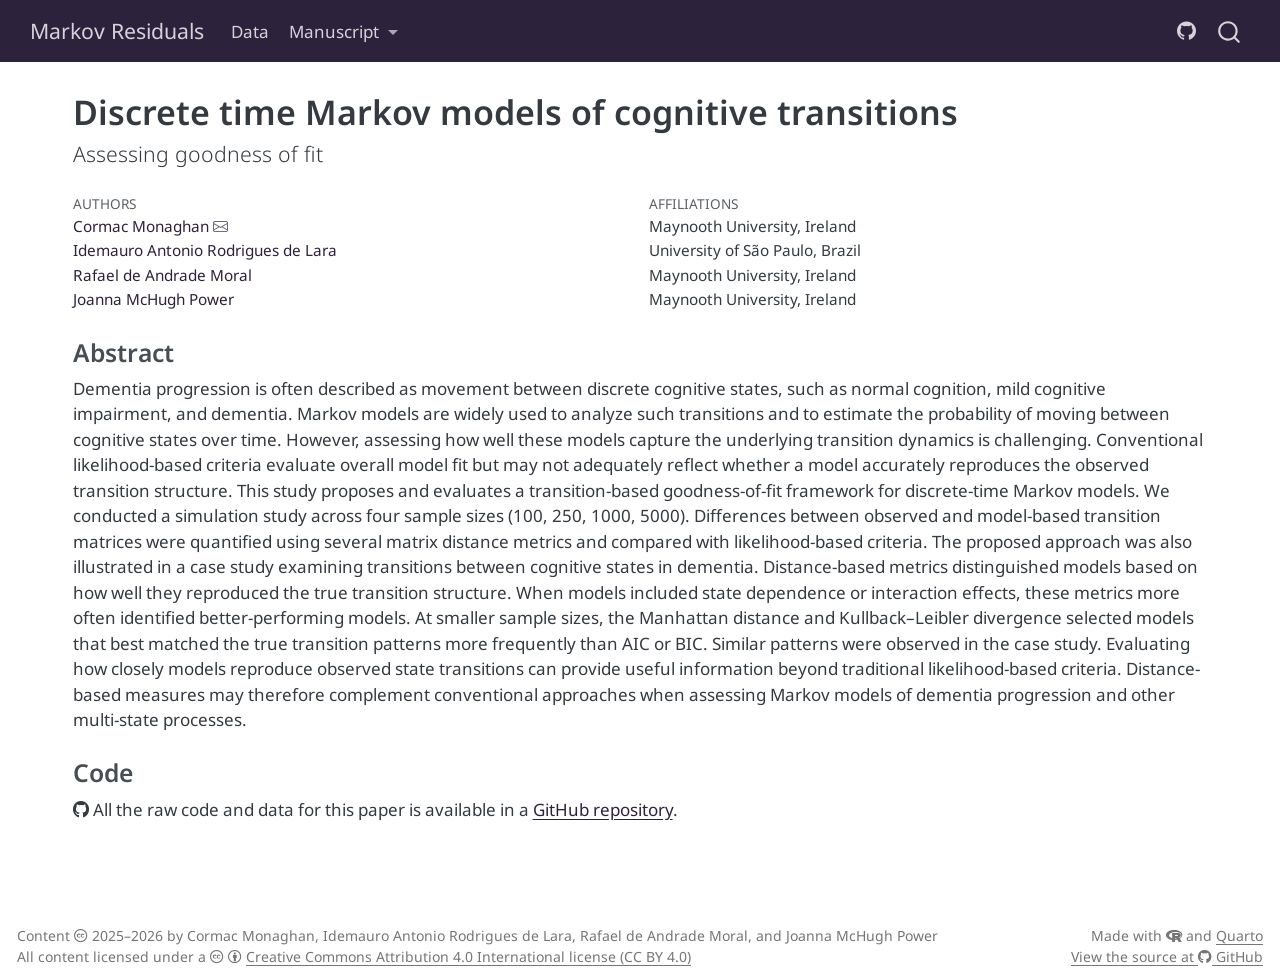
<file: docs/index.html>
<!DOCTYPE html>
<html xmlns="http://www.w3.org/1999/xhtml" lang="en" xml:lang="en"><head>

<meta charset="utf-8">
<meta name="generator" content="quarto-1.9.30">

<meta name="viewport" content="width=device-width, initial-scale=1.0, user-scalable=yes">

<meta name="author" content="Cormac Monaghan">
<meta name="author" content="Idemauro Antonio Rodrigues de Lara">
<meta name="author" content="Rafael de Andrade Moral">
<meta name="author" content="Joanna McHugh Power">

<title>Discrete time Markov models of cognitive transitions – Markov Residuals</title>
<style>
/* Default styles provided by pandoc.
** See https://pandoc.org/MANUAL.html#variables-for-html for config info.
*/
code{white-space: pre-wrap;}
span.smallcaps{font-variant: small-caps;}
div.columns{display: flex; gap: min(4vw, 1.5em);}
div.column{flex: auto; overflow-x: auto;}
div.hanging-indent{margin-left: 1.5em; text-indent: -1.5em;}
ul.task-list{list-style: none;}
ul.task-list li input[type="checkbox"] {
  width: 0.8em;
  margin: 0 0.8em 0.2em -1em; /* quarto-specific, see https://github.com/quarto-dev/quarto-cli/issues/4556 */ 
  vertical-align: middle;
}
</style>


<script src="site_libs/quarto-nav/quarto-nav.js"></script>
<script src="site_libs/clipboard/clipboard.min.js"></script>
<script src="site_libs/quarto-search/autocomplete.umd.js"></script>
<script src="site_libs/quarto-search/fuse.min.js"></script>
<script src="site_libs/quarto-search/quarto-search.js"></script>
<meta name="quarto:offset" content="./">
<script src="site_libs/quarto-html/quarto.js" type="module"></script>
<script src="site_libs/quarto-html/tabsets/tabsets.js" type="module"></script>
<script src="site_libs/quarto-html/popper.min.js"></script>
<script src="site_libs/quarto-html/tippy.umd.min.js"></script>
<script src="site_libs/quarto-html/anchor.min.js"></script>
<link href="site_libs/quarto-html/tippy.css" rel="stylesheet">
<link href="site_libs/quarto-html/quarto-syntax-highlighting-d8b1f9605cdda7c1d013916fe2302b30.css" rel="stylesheet" id="quarto-text-highlighting-styles">
<script src="site_libs/bootstrap/bootstrap.min.js"></script>
<link href="site_libs/bootstrap/bootstrap-icons.css" rel="stylesheet">
<link href="site_libs/bootstrap/bootstrap-f8b59b6fb6d3e7420e7dad33e9927239.min.css" rel="stylesheet" append-hash="true" id="quarto-bootstrap" data-mode="light">
<link href="site_libs/quarto-contrib/fontawesome6-6.7.2/all.min.css" rel="stylesheet">
<link href="site_libs/quarto-contrib/fontawesome6-6.7.2/latex-fontsize.css" rel="stylesheet">
<script id="quarto-search-options" type="application/json">{
  "location": "navbar",
  "copy-button": false,
  "collapse-after": 3,
  "panel-placement": "end",
  "type": "overlay",
  "limit": 50,
  "keyboard-shortcut": [
    "f",
    "/",
    "s"
  ],
  "show-item-context": false,
  "language": {
    "search-no-results-text": "No results",
    "search-matching-documents-text": "matching documents",
    "search-copy-link-title": "Copy link to search",
    "search-hide-matches-text": "Hide additional matches",
    "search-more-match-text": "more match in this document",
    "search-more-matches-text": "more matches in this document",
    "search-clear-button-title": "Clear",
    "search-text-placeholder": "",
    "search-detached-cancel-button-title": "Cancel",
    "search-submit-button-title": "Submit",
    "search-label": "Search"
  }
}</script>


</head>

<body class="nav-fixed quarto-light">

<div id="quarto-search-results"></div>
  <header id="quarto-header" class="headroom fixed-top">
    <nav class="navbar navbar-expand-lg " data-bs-theme="dark">
      <div class="navbar-container container-fluid">
      <div class="navbar-brand-container mx-auto">
    <a class="navbar-brand" href="./index.html">
    <span class="navbar-title">Markov Residuals</span>
    </a>
  </div>
            <div id="quarto-search" class="" title="Search"></div>
          <button class="navbar-toggler" type="button" data-bs-toggle="collapse" data-bs-target="#navbarCollapse" aria-controls="navbarCollapse" role="menu" aria-expanded="false" aria-label="Toggle navigation" onclick="if (window.quartoToggleHeadroom) { window.quartoToggleHeadroom(); }">
  <span class="navbar-toggler-icon"></span>
</button>
          <div class="collapse navbar-collapse" id="navbarCollapse">
            <ul class="navbar-nav navbar-nav-scroll me-auto">
  <li class="nav-item">
    <a class="nav-link" href="./simulation/dataset.html"> 
<span class="menu-text">Data</span></a>
  </li>  
  <li class="nav-item dropdown ">
    <a class="nav-link dropdown-toggle" href="#" id="nav-menu-manuscript" role="link" data-bs-toggle="dropdown" aria-expanded="false">
 <span class="menu-text">Manuscript</span>
    </a>
    <ul class="dropdown-menu" aria-labelledby="nav-menu-manuscript">    
        <li>
    <a class="dropdown-item" href="./simulation/paper.html">
 <span class="dropdown-text">Manuscript</span></a>
  </li>  
        <li>
    <a class="dropdown-item" href="./simulation/appendix.html">
 <span class="dropdown-text">Appendix</span></a>
  </li>  
    </ul>
  </li>
</ul>
            <ul class="navbar-nav navbar-nav-scroll ms-auto">
  <li class="nav-item compact">
    <a class="nav-link" href="https://github.com/C-Monaghan/hopeful-hornet"> <i class="bi bi-github" role="img" aria-label="github">
</i> 
<span class="menu-text"></span></a>
  </li>  
</ul>
          </div> <!-- /navcollapse -->
            <div class="quarto-navbar-tools">
</div>
      </div> <!-- /container-fluid -->
    </nav>
</header>
<!-- content -->
<div id="quarto-content" class="quarto-container page-columns page-rows-contents page-layout-full page-navbar">
<!-- sidebar -->
<!-- margin-sidebar -->
    
<!-- main -->
<main class="content column-page" id="quarto-document-content">

<header id="title-block-header" class="quarto-title-block default">
<div class="quarto-title">
<h1 class="title">Discrete time Markov models of cognitive transitions</h1>
<p class="subtitle lead">Assessing goodness of fit</p>
</div>


<div class="quarto-title-meta-author column-page">
  <div class="quarto-title-meta-heading">Authors</div>
  <div class="quarto-title-meta-heading">Affiliations</div>
  
    <div class="quarto-title-meta-contents">
    <p class="author"><a href="https://c-monaghan.github.io/">Cormac Monaghan</a> <a href="mailto:cormacmonaghan@protonmail.com" class="quarto-title-author-email"><i class="bi bi-envelope"></i></a> </p>
  </div>
  <div class="quarto-title-meta-contents">
        <p class="affiliation">
            Maynooth University, Ireland
          </p>
      </div>
    <div class="quarto-title-meta-contents">
    <p class="author"><a href="https://scholar.google.com/citations?user=-f0hcJYAAAAJ&amp;hl=pt-BR">Idemauro Antonio Rodrigues de Lara</a> </p>
  </div>
  <div class="quarto-title-meta-contents">
        <p class="affiliation">
            University of São Paulo, Brazil
          </p>
      </div>
    <div class="quarto-title-meta-contents">
    <p class="author"><a href="https://rafamoral.github.io/">Rafael de Andrade Moral</a> </p>
  </div>
  <div class="quarto-title-meta-contents">
        <p class="affiliation">
            Maynooth University, Ireland
          </p>
      </div>
    <div class="quarto-title-meta-contents">
    <p class="author"><a href="https://www.maynoothuniversity.ie/people/joanna-mchugh-power">Joanna McHugh Power</a> </p>
  </div>
  <div class="quarto-title-meta-contents">
        <p class="affiliation">
            Maynooth University, Ireland
          </p>
      </div>
  </div>

<div class="quarto-title-meta column-page">

      
  
    
  </div>
  


</header>


<section id="abstract" class="level3">
<h3 class="anchored" data-anchor-id="abstract">Abstract</h3>
<p>Dementia progression is often described as movement between discrete cognitive states, such as normal cognition, mild cognitive impairment, and dementia. Markov models are widely used to analyze such transitions and to estimate the probability of moving between cognitive states over time. However, assessing how well these models capture the underlying transition dynamics is challenging. Conventional likelihood-based criteria evaluate overall model fit but may not adequately reflect whether a model accurately reproduces the observed transition structure. This study proposes and evaluates a transition-based goodness-of-fit framework for discrete-time Markov models. We conducted a simulation study across four sample sizes (100, 250, 1000, 5000). Differences between observed and model-based transition matrices were quantified using several matrix distance metrics and compared with likelihood-based criteria. The proposed approach was also illustrated in a case study examining transitions between cognitive states in dementia. Distance-based metrics distinguished models based on how well they reproduced the true transition structure. When models included state dependence or interaction effects, these metrics more often identified better-performing models. At smaller sample sizes, the Manhattan distance and Kullback–Leibler divergence selected models that best matched the true transition patterns more frequently than AIC or BIC. Similar patterns were observed in the case study. Evaluating how closely models reproduce observed state transitions can provide useful information beyond traditional likelihood-based criteria. Distance-based measures may therefore complement conventional approaches when assessing Markov models of dementia progression and other multi-state processes.</p>
</section>
<section id="code" class="level3">
<h3 class="anchored" data-anchor-id="code">Code</h3>
<p><i class="fa-brands fa-github" aria-label="github"></i> All the raw code and data for this paper is available in a <a href="https://github.com/C-Monaghan/crisp-clam">GitHub repository</a>.</p>


</section>

</main> <!-- /main -->
<script id="quarto-html-after-body" type="application/javascript">
  window.document.addEventListener("DOMContentLoaded", function (event) {
    const icon = "";
    const anchorJS = new window.AnchorJS();
    anchorJS.options = {
      placement: 'right',
      icon: icon
    };
    anchorJS.add('.anchored');
    const isCodeAnnotation = (el) => {
      for (const clz of el.classList) {
        if (clz.startsWith('code-annotation-')) {                     
          return true;
        }
      }
      return false;
    }
    const onCopySuccess = function(e) {
      // button target
      const button = e.trigger;
      // don't keep focus
      button.blur();
      // flash "checked"
      button.classList.add('code-copy-button-checked');
      var currentTitle = button.getAttribute("title");
      button.setAttribute("title", "Copied!");
      let tooltip;
      if (window.bootstrap) {
        button.setAttribute("data-bs-toggle", "tooltip");
        button.setAttribute("data-bs-placement", "left");
        button.setAttribute("data-bs-title", "Copied!");
        tooltip = new bootstrap.Tooltip(button, 
          { trigger: "manual", 
            customClass: "code-copy-button-tooltip",
            offset: [0, -8]});
        tooltip.show();    
      }
      setTimeout(function() {
        if (tooltip) {
          tooltip.hide();
          button.removeAttribute("data-bs-title");
          button.removeAttribute("data-bs-toggle");
          button.removeAttribute("data-bs-placement");
        }
        button.setAttribute("title", currentTitle);
        button.classList.remove('code-copy-button-checked');
      }, 1000);
      // clear code selection
      e.clearSelection();
    }
    const getTextToCopy = function(trigger) {
      const outerScaffold = trigger.parentElement.cloneNode(true);
      const codeEl = outerScaffold.querySelector('code');
      for (const childEl of codeEl.children) {
        if (isCodeAnnotation(childEl)) {
          childEl.remove();
        }
      }
      return codeEl.innerText;
    }
    const clipboard = new window.ClipboardJS('.code-copy-button:not([data-in-quarto-modal])', {
      text: getTextToCopy
    });
    clipboard.on('success', onCopySuccess);
    if (window.document.getElementById('quarto-embedded-source-code-modal')) {
      const clipboardModal = new window.ClipboardJS('.code-copy-button[data-in-quarto-modal]', {
        text: getTextToCopy,
        container: window.document.getElementById('quarto-embedded-source-code-modal')
      });
      clipboardModal.on('success', onCopySuccess);
    }
      var localhostRegex = new RegExp(/^(?:http|https):\/\/localhost\:?[0-9]*\//);
      var mailtoRegex = new RegExp(/^mailto:/);
        var filterRegex = new RegExp('/' + window.location.host + '/');
      var isInternal = (href) => {
          return filterRegex.test(href) || localhostRegex.test(href) || mailtoRegex.test(href);
      }
      // Inspect non-navigation links and adorn them if external
     var links = window.document.querySelectorAll('a[href]:not(.nav-link):not(.navbar-brand):not(.toc-action):not(.sidebar-link):not(.sidebar-item-toggle):not(.pagination-link):not(.no-external):not([aria-hidden]):not(.dropdown-item):not(.quarto-navigation-tool):not(.about-link)');
      for (var i=0; i<links.length; i++) {
        const link = links[i];
        if (!isInternal(link.href)) {
          // undo the damage that might have been done by quarto-nav.js in the case of
          // links that we want to consider external
          if (link.dataset.originalHref !== undefined) {
            link.href = link.dataset.originalHref;
          }
        }
      }
    function tippyHover(el, contentFn, onTriggerFn, onUntriggerFn) {
      const config = {
        allowHTML: true,
        maxWidth: 500,
        delay: 100,
        arrow: false,
        appendTo: function(el) {
            return el.parentElement;
        },
        interactive: true,
        interactiveBorder: 10,
        theme: 'quarto',
        placement: 'bottom-start',
      };
      if (contentFn) {
        config.content = contentFn;
      }
      if (onTriggerFn) {
        config.onTrigger = onTriggerFn;
      }
      if (onUntriggerFn) {
        config.onUntrigger = onUntriggerFn;
      }
      window.tippy(el, config); 
    }
    const noterefs = window.document.querySelectorAll('a[role="doc-noteref"]');
    for (var i=0; i<noterefs.length; i++) {
      const ref = noterefs[i];
      tippyHover(ref, function() {
        // use id or data attribute instead here
        let href = ref.getAttribute('data-footnote-href') || ref.getAttribute('href');
        try { href = new URL(href).hash; } catch {}
        const id = href.replace(/^#\/?/, "");
        const note = window.document.getElementById(id);
        if (note) {
          return note.innerHTML;
        } else {
          return "";
        }
      });
    }
    const xrefs = window.document.querySelectorAll('a.quarto-xref');
    const processXRef = (id, note) => {
      // Strip column container classes
      const stripColumnClz = (el) => {
        el.classList.remove("page-full", "page-columns");
        if (el.children) {
          for (const child of el.children) {
            stripColumnClz(child);
          }
        }
      }
      stripColumnClz(note)
      if (id === null || id.startsWith('sec-')) {
        // Special case sections, only their first couple elements
        const container = document.createElement("div");
        if (note.children && note.children.length > 2) {
          container.appendChild(note.children[0].cloneNode(true));
          for (let i = 1; i < note.children.length; i++) {
            const child = note.children[i];
            if (child.tagName === "P" && child.innerText === "") {
              continue;
            } else {
              container.appendChild(child.cloneNode(true));
              break;
            }
          }
          if (window.Quarto?.typesetMath) {
            window.Quarto.typesetMath(container);
          }
          return container.innerHTML
        } else {
          if (window.Quarto?.typesetMath) {
            window.Quarto.typesetMath(note);
          }
          return note.innerHTML;
        }
      } else {
        // Remove any anchor links if they are present
        const anchorLink = note.querySelector('a.anchorjs-link');
        if (anchorLink) {
          anchorLink.remove();
        }
        if (window.Quarto?.typesetMath) {
          window.Quarto.typesetMath(note);
        }
        if (note.classList.contains("callout")) {
          return note.outerHTML;
        } else {
          return note.innerHTML;
        }
      }
    }
    for (var i=0; i<xrefs.length; i++) {
      const xref = xrefs[i];
      tippyHover(xref, undefined, function(instance) {
        instance.disable();
        let url = xref.getAttribute('href');
        let hash = undefined; 
        if (url.startsWith('#')) {
          hash = url;
        } else {
          try { hash = new URL(url).hash; } catch {}
        }
        if (hash) {
          const id = hash.replace(/^#\/?/, "");
          const note = window.document.getElementById(id);
          if (note !== null) {
            try {
              const html = processXRef(id, note.cloneNode(true));
              instance.setContent(html);
            } finally {
              instance.enable();
              instance.show();
            }
          } else {
            // See if we can fetch this
            fetch(url.split('#')[0])
            .then(res => res.text())
            .then(html => {
              const parser = new DOMParser();
              const htmlDoc = parser.parseFromString(html, "text/html");
              const note = htmlDoc.getElementById(id);
              if (note !== null) {
                const html = processXRef(id, note);
                instance.setContent(html);
              } 
            }).finally(() => {
              instance.enable();
              instance.show();
            });
          }
        } else {
          // See if we can fetch a full url (with no hash to target)
          // This is a special case and we should probably do some content thinning / targeting
          fetch(url)
          .then(res => res.text())
          .then(html => {
            const parser = new DOMParser();
            const htmlDoc = parser.parseFromString(html, "text/html");
            const note = htmlDoc.querySelector('main.content');
            if (note !== null) {
              // This should only happen for chapter cross references
              // (since there is no id in the URL)
              // remove the first header
              if (note.children.length > 0 && note.children[0].tagName === "HEADER") {
                note.children[0].remove();
              }
              const html = processXRef(null, note);
              instance.setContent(html);
            } 
          }).finally(() => {
            instance.enable();
            instance.show();
          });
        }
      }, function(instance) {
      });
    }
        let selectedAnnoteEl;
        const selectorForAnnotation = ( cell, annotation) => {
          let cellAttr = 'data-code-cell="' + cell + '"';
          let lineAttr = 'data-code-annotation="' +  annotation + '"';
          const selector = 'span[' + cellAttr + '][' + lineAttr + ']';
          return selector;
        }
        const selectCodeLines = (annoteEl) => {
          const doc = window.document;
          const targetCell = annoteEl.getAttribute("data-target-cell");
          const targetAnnotation = annoteEl.getAttribute("data-target-annotation");
          const annoteSpan = window.document.querySelector(selectorForAnnotation(targetCell, targetAnnotation));
          const lines = annoteSpan.getAttribute("data-code-lines").split(",");
          const lineIds = lines.map((line) => {
            return targetCell + "-" + line;
          })
          let top = null;
          let height = null;
          let parent = null;
          if (lineIds.length > 0) {
              //compute the position of the single el (top and bottom and make a div)
              const el = window.document.getElementById(lineIds[0]);
              top = el.offsetTop;
              height = el.offsetHeight;
              parent = el.parentElement.parentElement;
            if (lineIds.length > 1) {
              const lastEl = window.document.getElementById(lineIds[lineIds.length - 1]);
              const bottom = lastEl.offsetTop + lastEl.offsetHeight;
              height = bottom - top;
            }
            if (top !== null && height !== null && parent !== null) {
              // cook up a div (if necessary) and position it 
              let div = window.document.getElementById("code-annotation-line-highlight");
              if (div === null) {
                div = window.document.createElement("div");
                div.setAttribute("id", "code-annotation-line-highlight");
                div.style.position = 'absolute';
                parent.appendChild(div);
              }
              div.style.top = top - 2 + "px";
              div.style.height = height + 4 + "px";
              div.style.left = 0;
              let gutterDiv = window.document.getElementById("code-annotation-line-highlight-gutter");
              if (gutterDiv === null) {
                gutterDiv = window.document.createElement("div");
                gutterDiv.setAttribute("id", "code-annotation-line-highlight-gutter");
                gutterDiv.style.position = 'absolute';
                const codeCell = window.document.getElementById(targetCell);
                const gutter = codeCell.querySelector('.code-annotation-gutter');
                gutter.appendChild(gutterDiv);
              }
              gutterDiv.style.top = top - 2 + "px";
              gutterDiv.style.height = height + 4 + "px";
            }
            selectedAnnoteEl = annoteEl;
          }
        };
        const unselectCodeLines = () => {
          const elementsIds = ["code-annotation-line-highlight", "code-annotation-line-highlight-gutter"];
          elementsIds.forEach((elId) => {
            const div = window.document.getElementById(elId);
            if (div) {
              div.remove();
            }
          });
          selectedAnnoteEl = undefined;
        };
          // Handle positioning of the toggle
      window.addEventListener(
        "resize",
        throttle(() => {
          elRect = undefined;
          if (selectedAnnoteEl) {
            selectCodeLines(selectedAnnoteEl);
          }
        }, 10)
      );
      function throttle(fn, ms) {
      let throttle = false;
      let timer;
        return (...args) => {
          if(!throttle) { // first call gets through
              fn.apply(this, args);
              throttle = true;
          } else { // all the others get throttled
              if(timer) clearTimeout(timer); // cancel #2
              timer = setTimeout(() => {
                fn.apply(this, args);
                timer = throttle = false;
              }, ms);
          }
        };
      }
        // Attach click handler to the DT
        const annoteDls = window.document.querySelectorAll('dt[data-target-cell]');
        for (const annoteDlNode of annoteDls) {
          annoteDlNode.addEventListener('click', (event) => {
            const clickedEl = event.target;
            if (clickedEl !== selectedAnnoteEl) {
              unselectCodeLines();
              const activeEl = window.document.querySelector('dt[data-target-cell].code-annotation-active');
              if (activeEl) {
                activeEl.classList.remove('code-annotation-active');
              }
              selectCodeLines(clickedEl);
              clickedEl.classList.add('code-annotation-active');
            } else {
              // Unselect the line
              unselectCodeLines();
              clickedEl.classList.remove('code-annotation-active');
            }
          });
        }
    const findCites = (el) => {
      const parentEl = el.parentElement;
      if (parentEl) {
        const cites = parentEl.dataset.cites;
        if (cites) {
          return {
            el,
            cites: cites.split(' ')
          };
        } else {
          return findCites(el.parentElement)
        }
      } else {
        return undefined;
      }
    };
    var bibliorefs = window.document.querySelectorAll('a[role="doc-biblioref"]');
    for (var i=0; i<bibliorefs.length; i++) {
      const ref = bibliorefs[i];
      const citeInfo = findCites(ref);
      if (citeInfo) {
        tippyHover(citeInfo.el, function() {
          var popup = window.document.createElement('div');
          citeInfo.cites.forEach(function(cite) {
            var citeDiv = window.document.createElement('div');
            citeDiv.classList.add('hanging-indent');
            citeDiv.classList.add('csl-entry');
            var biblioDiv = window.document.getElementById('ref-' + cite);
            if (biblioDiv) {
              citeDiv.innerHTML = biblioDiv.innerHTML;
            }
            popup.appendChild(citeDiv);
          });
          return popup.innerHTML;
        });
      }
    }
  });
  </script>
</div> <!-- /content -->
<footer class="footer">
  <div class="nav-footer">
    <div class="nav-footer-left">
<p>Content <i class="fa-brands fa-creative-commons" aria-label="creative-commons"></i> 2025–2026 by Cormac Monaghan, Idemauro Antonio Rodrigues de Lara, Rafael de Andrade Moral, and Joanna McHugh Power<br> All content licensed under a <i class="fa-brands fa-creative-commons" aria-label="creative-commons"></i> <i class="fa-brands fa-creative-commons-by" aria-label="creative-commons-by"></i> <a href="https://creativecommons.org/licenses/by/4.0/">Creative Commons Attribution 4.0 International license (CC BY 4.0)</a></p>
</div>   
    <div class="nav-footer-center">
      &nbsp;
    <div class="toc-actions"><ul><li><a href="https://github.com/C-Monaghan/hopeful-hornet/edit/main/index.qmd" class="toc-action"><i class="bi bi-github"></i>Edit this page</a></li><li><a href="https://github.com/C-Monaghan/hopeful-hornet/issues/new" class="toc-action"><i class="bi empty"></i>Report an issue</a></li></ul></div></div>
    <div class="nav-footer-right">
<p>Made with <i class="fa-brands fa-r-project" aria-label="r-project"></i> and <a href="https://quarto.org/">Quarto</a><br> <a href="https://github.com/C-Monaghan/crisp-clam">View the source at <i class="fa-brands fa-github" aria-label="github"></i> GitHub</a></p>
</div>
  </div>
</footer>




</body></html>
</file>
<file: docs/site_libs/quarto-html/tippy.css>
.tippy-box[data-animation=fade][data-state=hidden]{opacity:0}[data-tippy-root]{max-width:calc(100vw - 10px)}.tippy-box{position:relative;background-color:#333;color:#fff;border-radius:4px;font-size:14px;line-height:1.4;white-space:normal;outline:0;transition-property:transform,visibility,opacity}.tippy-box[data-placement^=top]>.tippy-arrow{bottom:0}.tippy-box[data-placement^=top]>.tippy-arrow:before{bottom:-7px;left:0;border-width:8px 8px 0;border-top-color:initial;transform-origin:center top}.tippy-box[data-placement^=bottom]>.tippy-arrow{top:0}.tippy-box[data-placement^=bottom]>.tippy-arrow:before{top:-7px;left:0;border-width:0 8px 8px;border-bottom-color:initial;transform-origin:center bottom}.tippy-box[data-placement^=left]>.tippy-arrow{right:0}.tippy-box[data-placement^=left]>.tippy-arrow:before{border-width:8px 0 8px 8px;border-left-color:initial;right:-7px;transform-origin:center left}.tippy-box[data-placement^=right]>.tippy-arrow{left:0}.tippy-box[data-placement^=right]>.tippy-arrow:before{left:-7px;border-width:8px 8px 8px 0;border-right-color:initial;transform-origin:center right}.tippy-box[data-inertia][data-state=visible]{transition-timing-function:cubic-bezier(.54,1.5,.38,1.11)}.tippy-arrow{width:16px;height:16px;color:#333}.tippy-arrow:before{content:"";position:absolute;border-color:transparent;border-style:solid}.tippy-content{position:relative;padding:5px 9px;z-index:1}
</file>
<file: docs/site_libs/quarto-html/quarto-syntax-highlighting-d8b1f9605cdda7c1d013916fe2302b30.css>
/* quarto syntax highlight colors */
:root {
  --quarto-hl-al-color: #ff5555;
  --quarto-hl-an-color: #75715e;
  --quarto-hl-at-color: #f92672;
  --quarto-hl-bn-color: #ae81ff;
  --quarto-hl-bu-color: #66D9EF;
  --quarto-hl-ch-color: #e6db74;
  --quarto-hl-co-color: #75715e;
  --quarto-hl-cv-color: #75715e;
  --quarto-hl-cn-color: #ae81ff;
  --quarto-hl-cf-color: #f92672;
  --quarto-hl-dt-color: #66d9ef;
  --quarto-hl-dv-color: #ae81ff;
  --quarto-hl-do-color: #75715e;
  --quarto-hl-er-color: #ff5555;
  --quarto-hl-ex-color: #a6e22e;
  --quarto-hl-fl-color: #ae81ff;
  --quarto-hl-fu-color: #a6e22e;
  --quarto-hl-im-color: #f92672;
  --quarto-hl-in-color: #f1fa8c;
  --quarto-hl-kw-color: #f92672;
  --quarto-hl-op-color: #f8f8f2;
  --quarto-hl-pp-color: #f92672;
  --quarto-hl-re-color: #75715e;
  --quarto-hl-sc-color: #ae81ff;
  --quarto-hl-ss-color: #e6db74;
  --quarto-hl-st-color: #e6db74;
  --quarto-hl-va-color: #f8f8f2;
  --quarto-hl-vs-color: #e6db74;
  --quarto-hl-wa-color: #ff5555;
}

/* other quarto variables */
:root {
  --quarto-font-monospace: SFMono-Regular, Menlo, Monaco, Consolas, "Liberation Mono", "Courier New", monospace;
}

/* syntax highlight based on Pandoc's rules */
pre > code.sourceCode > span {
  color: #f8f8f2;
}

code.sourceCode > span {
  color: #f8f8f2;
}

div.sourceCode,
div.sourceCode pre.sourceCode {
  color: #f8f8f2;
}

/* Normal */
code span {
  color: #f8f8f2;
}

/* Alert */
code span.al {
  font-weight: bold;
  color: #ff5555;
}

/* Annotation */
code span.an {
  color: #75715e;
}

/* Attribute */
code span.at {
  color: #f92672;
}

/* BaseN */
code span.bn {
  color: #ae81ff;
}

/* BuiltIn */
code span.bu {
  color: #66D9EF;
}

/* ControlFlow */
code span.cf {
  color: #f92672;
}

/* Char */
code span.ch {
  color: #e6db74;
}

/* Constant */
code span.cn {
  color: #ae81ff;
}

/* Comment */
code span.co {
  color: #75715e;
}

/* CommentVar */
code span.cv {
  color: #75715e;
}

/* Documentation */
code span.do {
  color: #75715e;
}

/* DataType */
code span.dt {
  font-style: italic;
  color: #66d9ef;
}

/* DecVal */
code span.dv {
  color: #ae81ff;
}

/* Error */
code span.er {
  color: #ff5555;
  text-decoration: underline;
}

/* Extension */
code span.ex {
  font-weight: bold;
  color: #a6e22e;
}

/* Float */
code span.fl {
  color: #ae81ff;
}

/* Function */
code span.fu {
  color: #a6e22e;
}

/* Import */
code span.im {
  color: #f92672;
}

/* Information */
code span.in {
  color: #f1fa8c;
}

/* Keyword */
code span.kw {
  color: #f92672;
}

/* Operator */
code span.op {
  color: #f8f8f2;
}

/* Preprocessor */
code span.pp {
  color: #f92672;
}

/* RegionMarker */
code span.re {
  color: #75715e;
}

/* SpecialChar */
code span.sc {
  color: #ae81ff;
}

/* SpecialString */
code span.ss {
  color: #e6db74;
}

/* String */
code span.st {
  color: #e6db74;
}

/* Variable */
code span.va {
  color: #f8f8f2;
}

/* VerbatimString */
code span.vs {
  color: #e6db74;
}

/* Warning */
code span.wa {
  color: #ff5555;
}

.prevent-inlining {
  content: "</";
}

/*# sourceMappingURL=5479f9e8893d2bbf7c760c855383b0b2.css.map */
</file>
<file: docs/site_libs/quarto-contrib/fontawesome6-6.7.2/latex-fontsize.css>
.fa-tiny {
  font-size: 0.5em;
}
.fa-scriptsize {
  font-size: 0.7em;
}
.fa-footnotesize {
  font-size: 0.8em;
}
.fa-small {
  font-size: 0.9em;
}
.fa-normalsize {
  font-size: 1em;
}
.fa-large {
  font-size: 1.2em;
}
.fa-Large {
  font-size: 1.5em;
}
.fa-LARGE {
  font-size: 1.75em;
}
.fa-huge {
  font-size: 2em;
}
.fa-Huge {
  font-size: 2.5em;
}
</file>
